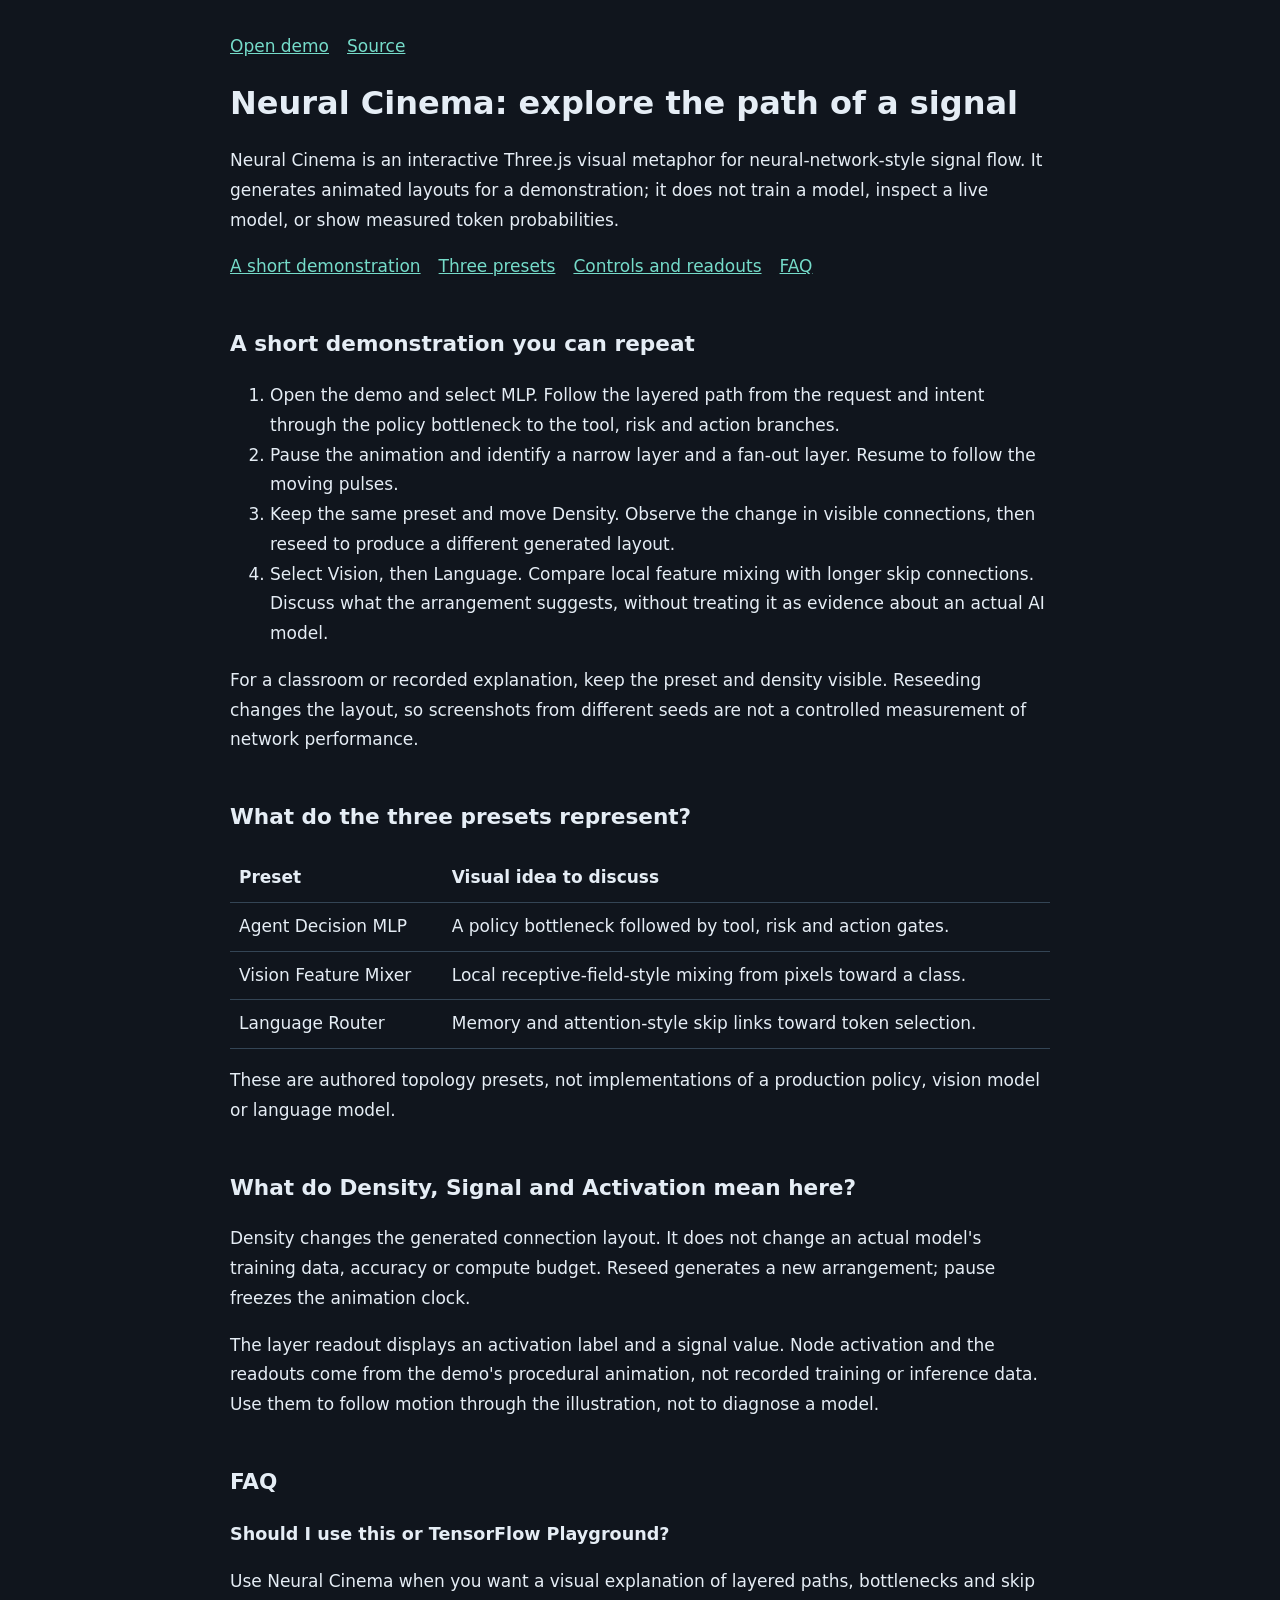
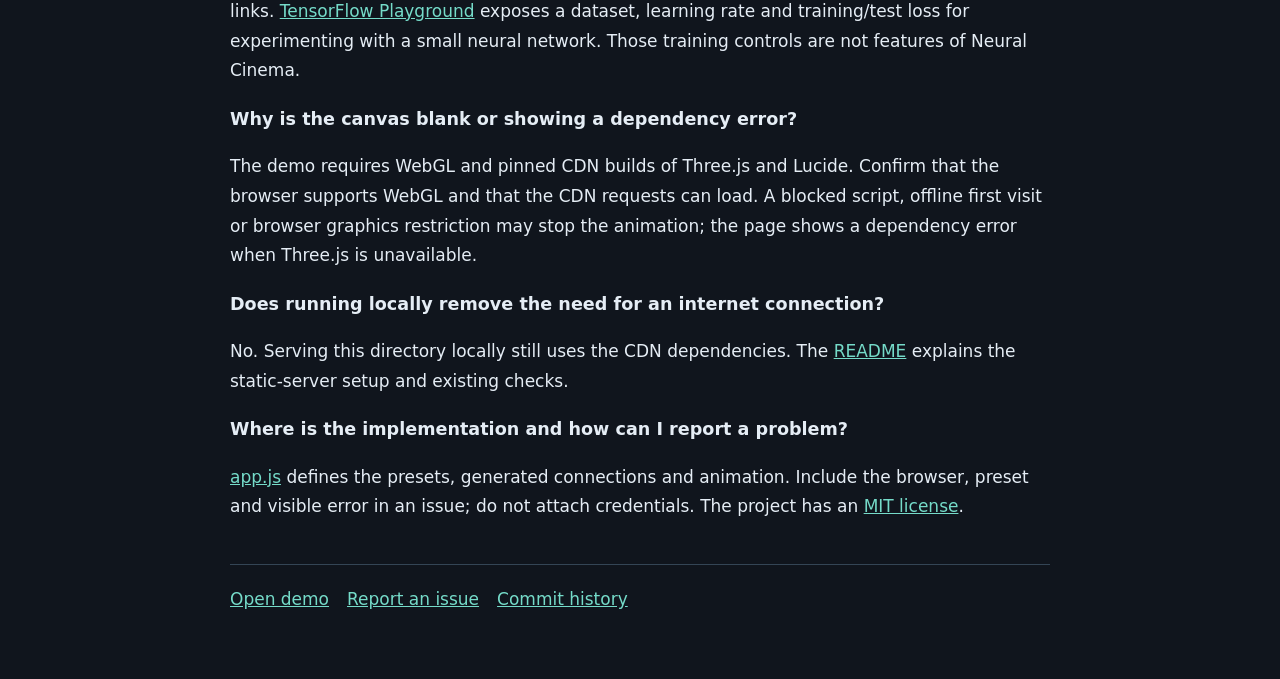
<file: guide.html>
<!doctype html>
<html lang="en">
<head>
<meta charset="UTF-8" />
<meta name="viewport" content="width=device-width, initial-scale=1" />
<title>Neural Cinema guide: presets, signal flow and FAQ</title>
<meta name="description" content="Use Neural Cinema to compare three signal-flow metaphors, pause and reseed layouts, understand Density, and troubleshoot WebGL or CDN loading." />
<link rel="canonical" href="https://majiayu000.github.io/neural-cinema/guide.html" />
<meta property="og:type" content="article" />
<meta property="og:title" content="Neural Cinema guide: presets, signal flow and FAQ" />
<meta property="og:description" content="Use Neural Cinema to compare three signal-flow metaphors, pause and reseed layouts, understand Density, and troubleshoot WebGL or CDN loading." />
<meta property="og:url" content="https://majiayu000.github.io/neural-cinema/guide.html" />
<meta property="og:image" content="https://majiayu000.github.io/neural-cinema/social-preview.png" />
<meta name="twitter:card" content="summary_large_image" />
<meta name="twitter:title" content="Neural Cinema guide: presets, signal flow and FAQ" />
<meta name="twitter:description" content="Use Neural Cinema to compare three signal-flow metaphors, pause and reseed layouts, understand Density, and troubleshoot WebGL or CDN loading." />
<meta name="twitter:image" content="https://majiayu000.github.io/neural-cinema/social-preview.png" />
<style>html{color-scheme:dark}body{margin:0;background:#10151d;color:#e5edf5;font:17px/1.75 system-ui,sans-serif}main{max-width:820px;margin:auto;padding:32px 22px 64px}a{color:#75dbc9}nav,footer{display:flex;gap:18px;flex-wrap:wrap}h1{font-size:2rem;line-height:1.3}h2{margin-top:2em;font-size:1.35rem}h3{font-size:1.1rem}code,kbd{background:#24303e;padding:2px 5px;border-radius:3px}table{border-collapse:collapse;width:100%}th,td{padding:9px;text-align:left;border-bottom:1px solid #344555}section{scroll-margin-top:24px}footer{margin-top:42px;border-top:1px solid #344555;padding-top:20px}</style>
</head>
<body><main>
<nav aria-label="Project links"><a href="./">Open demo</a><a href="https://github.com/majiayu000/neural-cinema">Source</a></nav>
<h1>Neural Cinema: explore the path of a signal</h1>
<p>Neural Cinema is an interactive Three.js visual metaphor for neural-network-style signal flow. It generates animated layouts for a demonstration; it does not train a model, inspect a live model, or show measured token probabilities.</p>
<nav aria-label="Guide contents"><a href="#exercise">A short demonstration</a><a href="#presets">Three presets</a><a href="#controls">Controls and readouts</a><a href="#faq">FAQ</a></nav>
<section id="exercise"><h2>A short demonstration you can repeat</h2><ol><li>Open the demo and select MLP. Follow the layered path from the request and intent through the policy bottleneck to the tool, risk and action branches.</li><li>Pause the animation and identify a narrow layer and a fan-out layer. Resume to follow the moving pulses.</li><li>Keep the same preset and move Density. Observe the change in visible connections, then reseed to produce a different generated layout.</li><li>Select Vision, then Language. Compare local feature mixing with longer skip connections. Discuss what the arrangement suggests, without treating it as evidence about an actual AI model.</li></ol><p>For a classroom or recorded explanation, keep the preset and density visible. Reseeding changes the layout, so screenshots from different seeds are not a controlled measurement of network performance.</p></section>
<section id="presets"><h2>What do the three presets represent?</h2><table><thead><tr><th>Preset</th><th>Visual idea to discuss</th></tr></thead><tbody><tr><td>Agent Decision MLP</td><td>A policy bottleneck followed by tool, risk and action gates.</td></tr><tr><td>Vision Feature Mixer</td><td>Local receptive-field-style mixing from pixels toward a class.</td></tr><tr><td>Language Router</td><td>Memory and attention-style skip links toward token selection.</td></tr></tbody></table><p>These are authored topology presets, not implementations of a production policy, vision model or language model.</p></section>
<section id="controls"><h2>What do Density, Signal and Activation mean here?</h2><p>Density changes the generated connection layout. It does not change an actual model's training data, accuracy or compute budget. Reseed generates a new arrangement; pause freezes the animation clock.</p><p>The layer readout displays an activation label and a signal value. Node activation and the readouts come from the demo's procedural animation, not recorded training or inference data. Use them to follow motion through the illustration, not to diagnose a model.</p></section>
<section id="faq"><h2>FAQ</h2><h3>Should I use this or TensorFlow Playground?</h3><p>Use Neural Cinema when you want a visual explanation of layered paths, bottlenecks and skip links. <a href="https://playground.tensorflow.org/">TensorFlow Playground</a> exposes a dataset, learning rate and training/test loss for experimenting with a small neural network. Those training controls are not features of Neural Cinema.</p><h3>Why is the canvas blank or showing a dependency error?</h3><p>The demo requires WebGL and pinned CDN builds of Three.js and Lucide. Confirm that the browser supports WebGL and that the CDN requests can load. A blocked script, offline first visit or browser graphics restriction may stop the animation; the page shows a dependency error when Three.js is unavailable.</p><h3>Does running locally remove the need for an internet connection?</h3><p>No. Serving this directory locally still uses the CDN dependencies. The <a href="https://github.com/majiayu000/neural-cinema/blob/main/README.md">README</a> explains the static-server setup and existing checks.</p><h3>Where is the implementation and how can I report a problem?</h3><p><a href="https://github.com/majiayu000/neural-cinema/blob/main/app.js">app.js</a> defines the presets, generated connections and animation. Include the browser, preset and visible error in an issue; do not attach credentials. The project has an <a href="https://github.com/majiayu000/neural-cinema/blob/main/LICENSE">MIT license</a>.</p></section>
<footer><a href="./">Open demo</a><a href="https://github.com/majiayu000/neural-cinema/issues">Report an issue</a><a href="https://github.com/majiayu000/neural-cinema/commits/main/">Commit history</a></footer>
</main></body></html>
</file>
